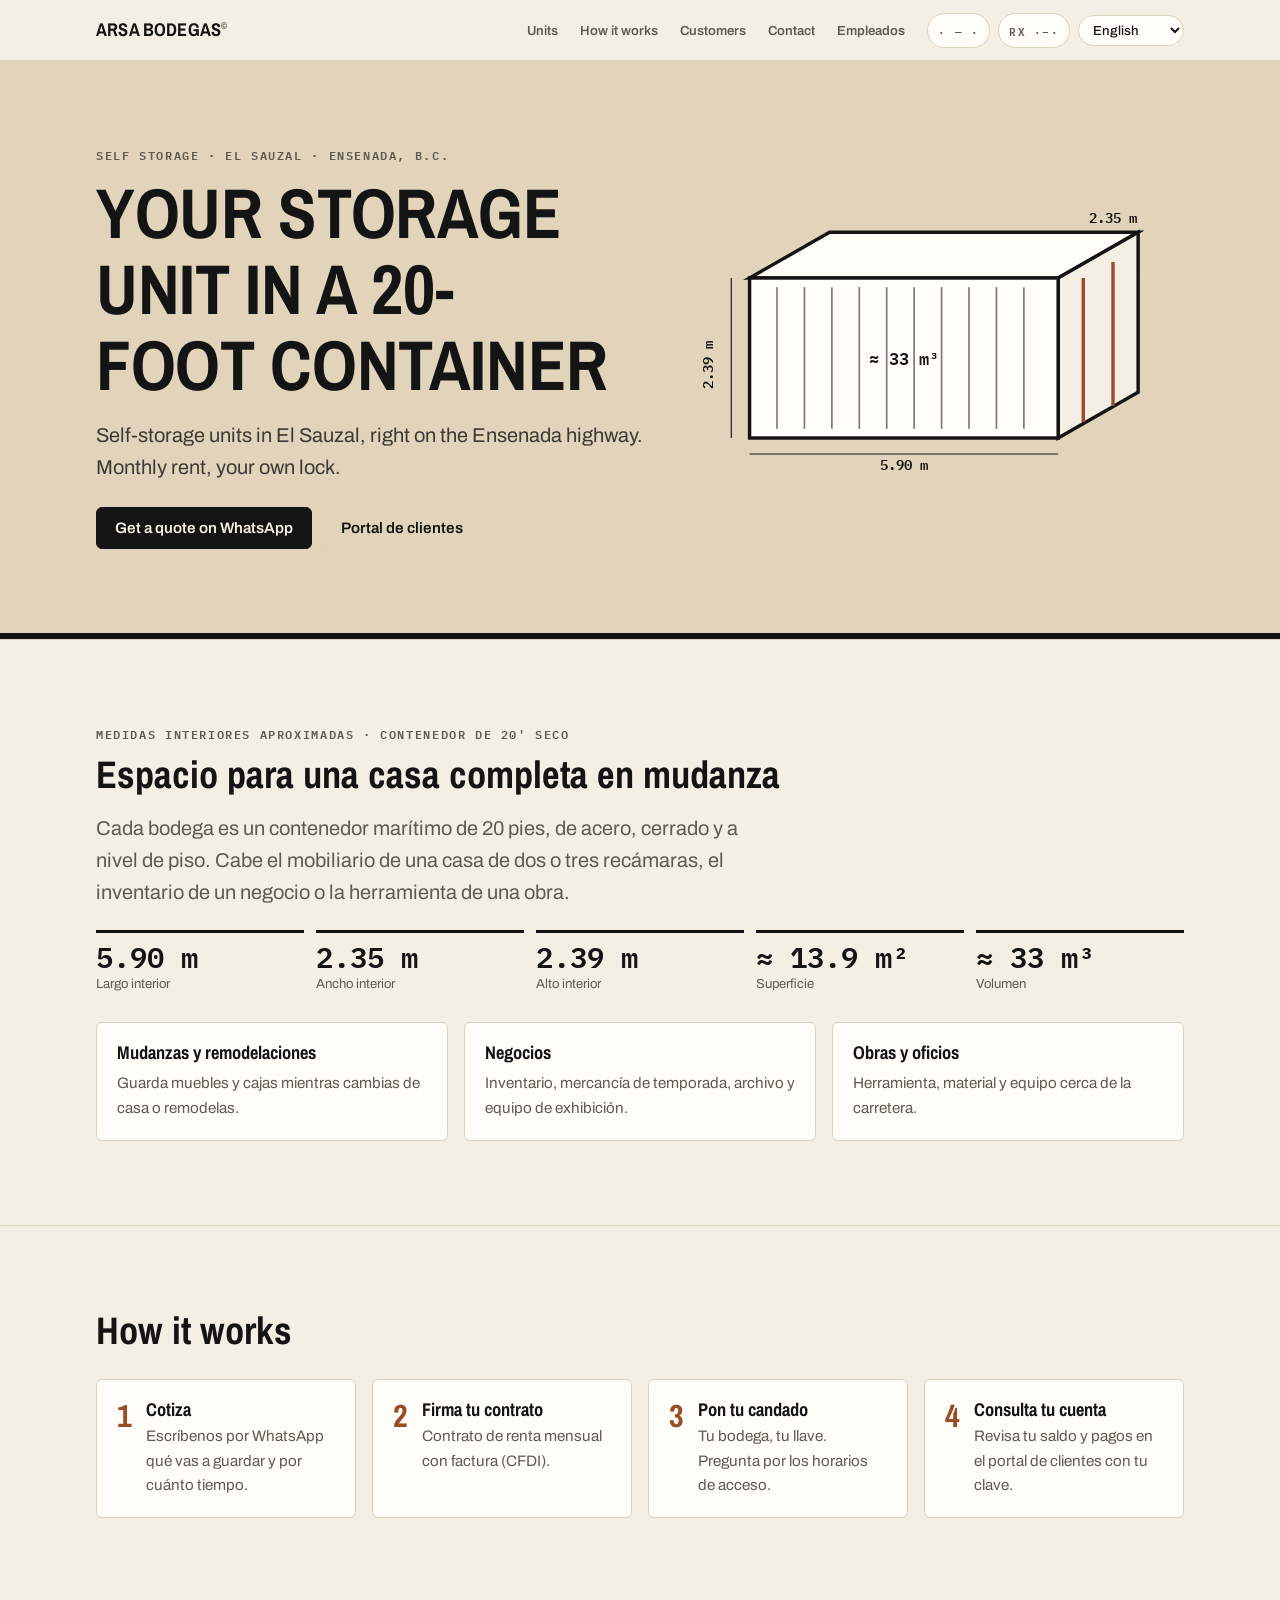
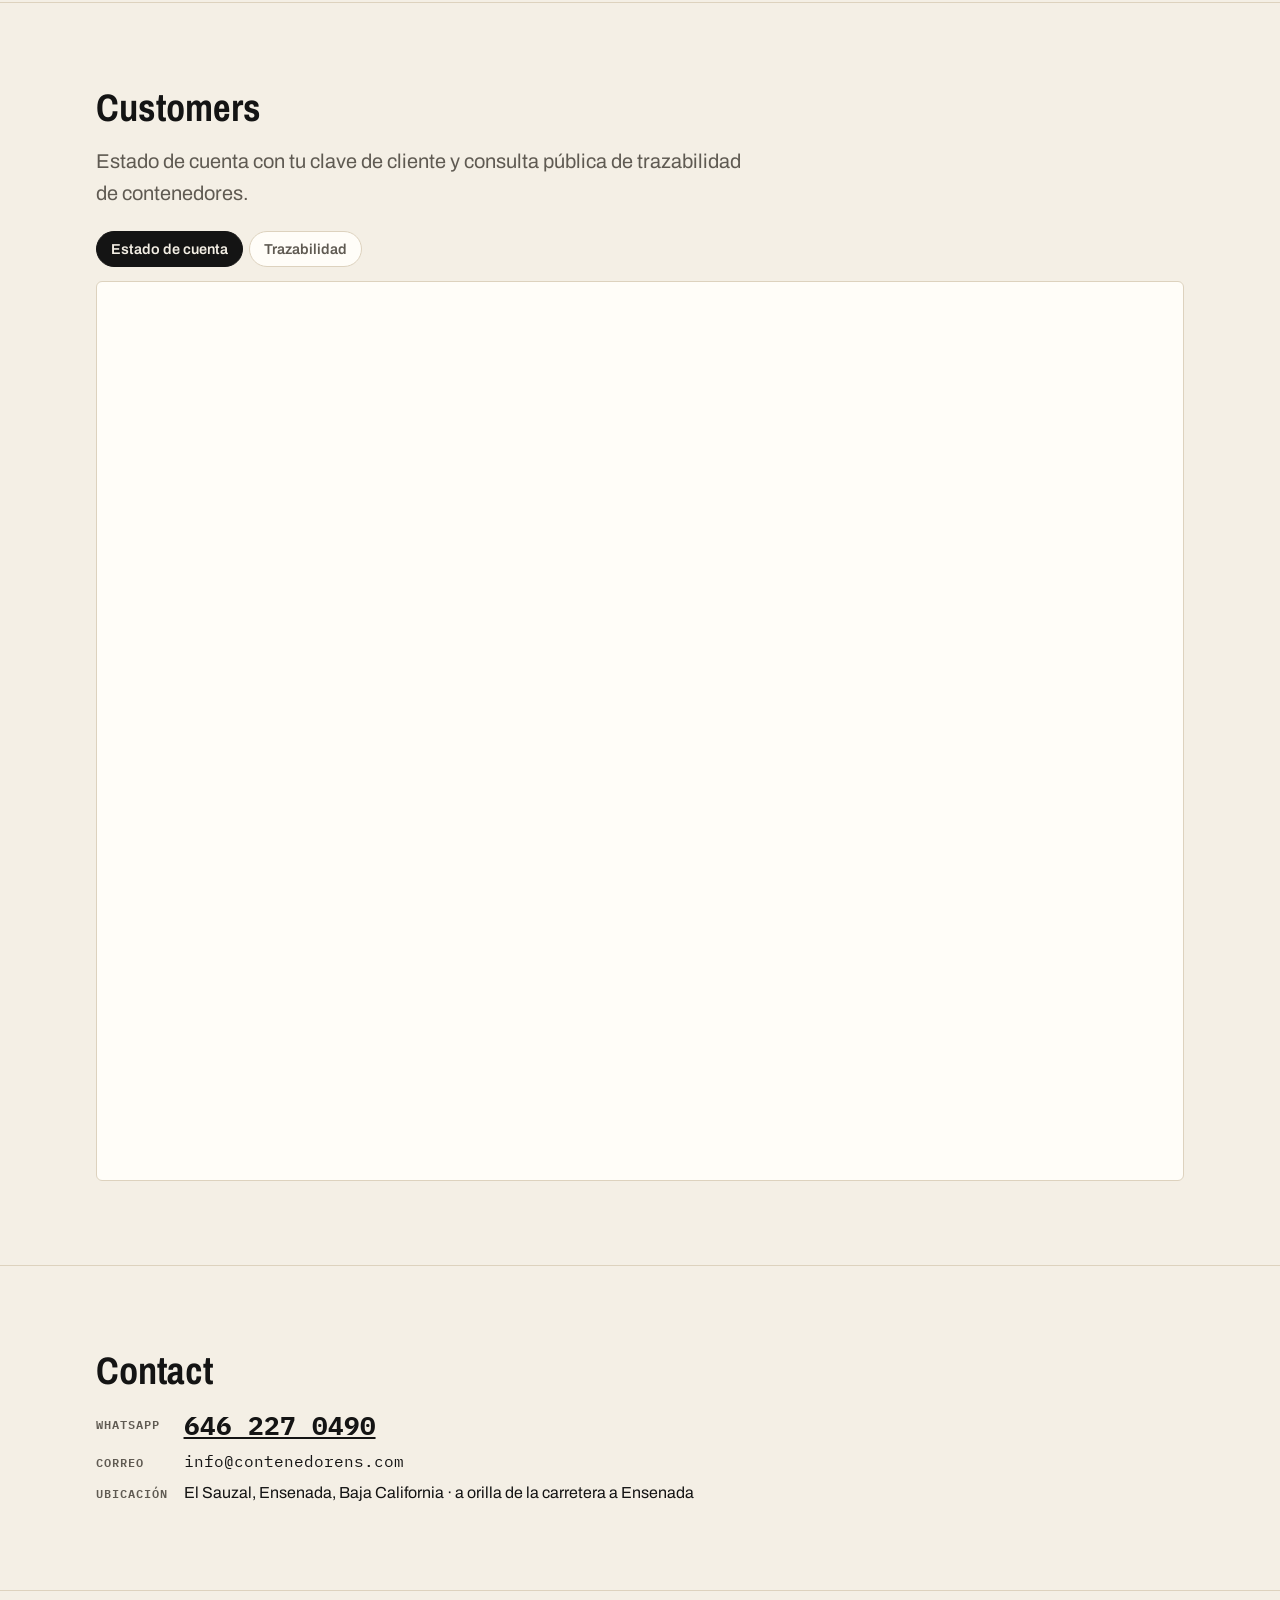
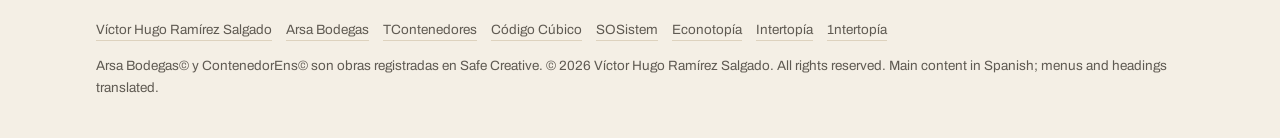
<file: index.html>
<!doctype html>
<html lang="es">
<head>
<meta charset="utf-8">
<meta name="viewport" content="width=device-width,initial-scale=1,viewport-fit=cover">
<title>Arsa Bodegas · Mini bodegas en El Sauzal, Ensenada</title>
<meta name="description" content="Renta de mini bodegas tipo Self Storage en contenedores marítimos de 20 pies en El Sauzal, Ensenada, Baja California. Cotiza por WhatsApp al 646 227 0490.">
<meta property="og:title" content="Arsa Bodegas · Mini bodegas en El Sauzal">
<meta property="og:description" content="Bodegas en contenedores de 20 pies, a orilla de la carretera a Ensenada.">
<link rel="preconnect" href="https://fonts.googleapis.com">
<link rel="stylesheet" href="https://fonts.googleapis.com/css2?family=Archivo:wght@400;500;600;800&family=Archivo+Narrow:wght@600;700&family=IBM+Plex+Mono:wght@500;600&display=swap">
<link rel="stylesheet" href="/_comun/base.css">
<style>
/* Arsa Bodegas: beige de lámina, negro de marco de contenedor; títulos condensados como rotulación de patio */
:root{
  --bg:#F4EFE5; --surface:#FFFDF8; --fg:#141414; --muted:#5F5A52; --line:#DDD2BE; --accent:#141414; --accent-ink:#F4EFE5;
  --beige:#E2D4BA; --rust:#9A4B2A;
  --display:"Archivo Narrow","Arial Narrow",Arial,sans-serif; --body:"Archivo","Helvetica Neue",Arial,sans-serif; --mono:"IBM Plex Mono",ui-monospace,Menlo,monospace;
  --h1-track:-.005em; --radius:6px; color-scheme:light;
}
@media (prefers-color-scheme:dark){:root:not([data-theme="light"]){--bg:#151310;--surface:#1E1B17;--fg:#F1EBE0;--muted:#ABA293;--line:#36312A;--accent:#E2D4BA;--accent-ink:#151310;--beige:#4A4234;--rust:#D98A62;color-scheme:dark}}
:root[data-theme="dark"]{--bg:#151310;--surface:#1E1B17;--fg:#F1EBE0;--muted:#ABA293;--line:#36312A;--accent:#E2D4BA;--accent-ink:#151310;--beige:#4A4234;--rust:#D98A62;color-scheme:dark}
.hero{background:var(--beige);border-bottom:6px solid var(--fg)}
.hero .in{display:grid;grid-template-columns:minmax(0,1.1fr) minmax(0,1fr);gap:32px;align-items:center}
@media (max-width:820px){.hero .in{grid-template-columns:minmax(0,1fr)}}
.hero h1{text-transform:uppercase}
.hero .lead{color:var(--fg);opacity:.8}
.caja{width:100%;height:auto;display:block}
.caja text{font:600 12px var(--mono);fill:var(--fg)}
.paso{display:grid;grid-template-columns:auto minmax(0,1fr);gap:4px 14px;align-items:start}
.paso b.n{font:700 2rem/1 var(--display);color:var(--rust);grid-row:span 2}
.medidas{display:grid;grid-template-columns:repeat(auto-fit,minmax(min(100%,150px),1fr));gap:12px;margin-top:22px}
.medidas div{border-top:3px solid var(--fg);padding-top:10px;display:grid;gap:2px}
.medidas span{font-size:.82rem;color:var(--muted)}
.tabs{display:flex;gap:6px;flex-wrap:wrap;margin-top:22px}
.tabs button{font:600 .9rem var(--body);padding:9px 14px;border-radius:999px;border:1px solid var(--line);background:var(--surface);color:var(--muted);cursor:pointer}
.tabs button[aria-selected="true"]{background:var(--fg);color:var(--bg);border-color:var(--fg)}
.wa{font:700 1.6rem/1.2 var(--mono)}
</style>
<script>window.SITIO={morse:'ARSA BODEGAS',t:{
 n_bod:{es:'Bodegas',en:'Units',fr:'Box',pt:'Boxes',it:'Box',de:'Lagerräume',zh:'仓库',ja:'倉庫',ko:'창고',ar:'المخازن',ru:'Боксы',hi:'गोदाम'},
 n_como:{es:'Cómo funciona',en:'How it works',fr:'Fonctionnement',pt:'Como funciona',it:'Come funziona',de:'So funktioniert es',zh:'流程',ja:'ご利用方法',ko:'이용 방법',ar:'كيف يعمل',ru:'Как это работает',hi:'कैसे काम करता है'},
 n_cli:{es:'Clientes',en:'Customers',fr:'Clients',pt:'Clientes',it:'Clienti',de:'Kunden',zh:'客户',ja:'お客様',ko:'고객',ar:'العملاء',ru:'Клиентам',hi:'ग्राहक'},
 h1:{es:'Tu bodega en un contenedor de 20 pies',en:'Your storage unit in a 20-foot container',fr:'Votre box dans un conteneur de 20 pieds',pt:'Seu box em um contêiner de 20 pés',it:'Il tuo box in un container da 20 piedi',de:'Ihr Lagerraum in einem 20-Fuß-Container',zh:'20英尺集装箱里的专属仓库',ja:'20フィートコンテナのあなたの倉庫',ko:'20피트 컨테이너 속 나만의 창고',ar:'مخزنك في حاوية 20 قدمًا',ru:'Ваш склад в 20-футовом контейнере',hi:'20 फुट कंटेनर में आपका गोदाम'},
 h1s:{es:'Mini bodegas tipo Self Storage en El Sauzal, a orilla de la carretera a Ensenada. Renta mensual, acceso con tu propio candado.',en:'Self-storage units in El Sauzal, right on the Ensenada highway. Monthly rent, your own lock.',fr:'Self-stockage à El Sauzal, au bord de la route d’Ensenada. Location mensuelle, votre propre cadenas.',pt:'Self storage em El Sauzal, à beira da estrada para Ensenada. Aluguel mensal, seu próprio cadeado.',it:'Self storage a El Sauzal, sulla strada per Ensenada. Affitto mensile, il tuo lucchetto.',de:'Self-Storage in El Sauzal, direkt an der Straße nach Ensenada. Monatsmiete, Ihr eigenes Schloss.',zh:'位于恩塞纳达公路旁El Sauzal的自助仓储，按月租用，自带锁具。',ja:'エンセナダ街道沿い、El Sauzalのセルフストレージ。月額制、ご自身の南京錠で利用。',ko:'엔세나다 도로변 El Sauzal의 셀프 스토리지. 월 단위 임대, 개인 자물쇠 사용.',ar:'تخزين ذاتي في El Sauzal على طريق إنسينادا. إيجار شهري وقفلك الخاص.',ru:'Склады самообслуживания в Эль-Саузаль у трассы на Энсенаду. Помесячная аренда, ваш замок.',hi:'एनसेनाडा हाईवे के किनारे El Sauzal में सेल्फ स्टोरेज। मासिक किराया, अपना ताला।'},
 cot:{es:'Cotizar por WhatsApp',en:'Get a quote on WhatsApp',fr:'Devis sur WhatsApp',pt:'Orçamento no WhatsApp',it:'Preventivo su WhatsApp',de:'Angebot per WhatsApp',zh:'WhatsApp询价',ja:'WhatsAppで見積もり',ko:'WhatsApp 견적',ar:'اطلب عرض سعر عبر واتساب',ru:'Запросить цену в WhatsApp',hi:'WhatsApp पर कोटेशन'}
}};</script>
<script src="/_comun/comun.js" defer></script>
</head>
<body>
<header class="bar"><div class="in">
  <a class="brand" href="/">ARSA BODEGAS<sup>©</sup></a>
  <nav class="secc" aria-label="Secciones"><a href="#bodegas" data-t="n_bod">Bodegas</a><a href="#como" data-t="n_como">Cómo funciona</a><a href="#clientes" data-t="n_cli">Clientes</a><a href="#contacto" data-t="contacto">Contacto</a><a href="/inventario/">Empleados</a></nav>
  <div class="tools"><button type="button" class="morse" data-morse="ARSA BODEGAS">· — ·</button><select id="lang" aria-label="Idioma"></select></div>
</div></header>

<main>
<section class="hero"><div class="in">
  <div>
    <p class="eyebrow">Self Storage · El Sauzal · Ensenada, B.C.</p>
    <h1 data-t="h1">Tu bodega en un contenedor de 20 pies</h1>
    <p class="lead" data-t="h1s">Mini bodegas tipo Self Storage en El Sauzal, a orilla de la carretera a Ensenada. Renta mensual, acceso con tu propio candado.</p>
    <div class="btns"><a class="btn" href="https://wa.me/526462270490?text=Hola%2C%20quiero%20cotizar%20una%20bodega%20en%20Arsa%20Bodegas" target="_blank" rel="noopener" data-t="cot">Cotizar por WhatsApp</a><a class="btn ghost" href="#clientes">Portal de clientes</a></div>
  </div>
  <svg class="caja" viewBox="0 0 440 260" role="img" aria-label="Contenedor de 20 pies con medidas interiores aproximadas de 5.90 por 2.35 por 2.39 metros">
    <polygon points="60,70 330,70 400,30 130,30" fill="var(--surface)" stroke="var(--fg)" stroke-width="3"/>
    <polygon points="330,70 400,30 400,170 330,210" fill="var(--bg)" stroke="var(--fg)" stroke-width="3"/>
    <rect x="60" y="70" width="270" height="140" fill="var(--surface)" stroke="var(--fg)" stroke-width="3"/>
    <g stroke="var(--fg)" stroke-width="1.5" opacity=".55">
      <line x1="84" y1="78" x2="84" y2="202"/><line x1="108" y1="78" x2="108" y2="202"/><line x1="132" y1="78" x2="132" y2="202"/><line x1="156" y1="78" x2="156" y2="202"/><line x1="180" y1="78" x2="180" y2="202"/><line x1="204" y1="78" x2="204" y2="202"/><line x1="228" y1="78" x2="228" y2="202"/><line x1="252" y1="78" x2="252" y2="202"/><line x1="276" y1="78" x2="276" y2="202"/><line x1="300" y1="78" x2="300" y2="202"/>
    </g>
    <line x1="352" y1="70" x2="352" y2="196" stroke="var(--rust)" stroke-width="3"/><line x1="378" y1="56" x2="378" y2="182" stroke="var(--rust)" stroke-width="3"/>
    <text x="195" y="238" text-anchor="middle">5.90 m</text><line x1="60" y1="224" x2="330" y2="224" stroke="var(--fg)"/>
    <text x="28" y="146" text-anchor="middle" transform="rotate(-90 28 146)">2.39 m</text><line x1="44" y1="70" x2="44" y2="210" stroke="var(--fg)"/>
    <text x="378" y="22" text-anchor="middle">2.35 m</text>
    <text x="195" y="146" text-anchor="middle" style="font-size:15px">≈ 33 m³</text>
  </svg>
</div></section>

<section id="bodegas"><div class="in">
  <p class="eyebrow">Medidas interiores aproximadas · contenedor de 20' seco</p>
  <h2>Espacio para una casa completa en mudanza</h2>
  <p class="lead">Cada bodega es un contenedor marítimo de 20 pies, de acero, cerrado y a nivel de piso. Cabe el mobiliario de una casa de dos o tres recámaras, el inventario de un negocio o la herramienta de una obra.</p>
  <div class="medidas">
    <div><b class="num">5.90 m</b><span>Largo interior</span></div>
    <div><b class="num">2.35 m</b><span>Ancho interior</span></div>
    <div><b class="num">2.39 m</b><span>Alto interior</span></div>
    <div><b class="num">≈ 13.9 m²</b><span>Superficie</span></div>
    <div><b class="num">≈ 33 m³</b><span>Volumen</span></div>
  </div>
  <div class="cols">
    <div class="card"><h3>Mudanzas y remodelaciones</h3><p>Guarda muebles y cajas mientras cambias de casa o remodelas.</p></div>
    <div class="card"><h3>Negocios</h3><p>Inventario, mercancía de temporada, archivo y equipo de exhibición.</p></div>
    <div class="card"><h3>Obras y oficios</h3><p>Herramienta, material y equipo cerca de la carretera.</p></div>
  </div>
</div></section>

<section id="como"><div class="in">
  <h2 data-t="n_como">Cómo funciona</h2>
  <div class="cols">
    <div class="card paso"><b class="n">1</b><h3>Cotiza</h3><p>Escríbenos por WhatsApp qué vas a guardar y por cuánto tiempo.</p></div>
    <div class="card paso"><b class="n">2</b><h3>Firma tu contrato</h3><p>Contrato de renta mensual con factura (CFDI).</p></div>
    <div class="card paso"><b class="n">3</b><h3>Pon tu candado</h3><p>Tu bodega, tu llave. Pregunta por los horarios de acceso.</p></div>
    <div class="card paso"><b class="n">4</b><h3>Consulta tu cuenta</h3><p>Revisa tu saldo y pagos en el portal de clientes con tu clave.</p></div>
  </div>
</div></section>

<section id="clientes"><div class="in">
  <h2 data-t="n_cli">Clientes</h2>
  <p class="lead">Estado de cuenta con tu clave de cliente y consulta pública de trazabilidad de contenedores.</p>
  <div class="tabs" role="tablist">
    <button role="tab" aria-selected="true" data-f="https://tcontenedores.com/portal/">Estado de cuenta</button>
    <button role="tab" aria-selected="false" data-f="https://tcontenedores.com/">Trazabilidad</button>
  </div>
  <iframe class="frame" id="marco" title="Portal de clientes" src="https://tcontenedores.com/portal/" style="height:900px;margin-top:14px" loading="lazy"></iframe>
</div></section>

<section id="contacto"><div class="in">
  <h2 data-t="contacto">Contacto</h2>
  <dl class="kv" style="margin-top:20px">
    <dt>WhatsApp</dt><dd><a class="wa" href="https://wa.me/526462270490" target="_blank" rel="noopener">646 227 0490</a></dd>
    <dt>Correo</dt><dd class="mono sel">info@contenedorens.com</dd>
    <dt>Ubicación</dt><dd>El Sauzal, Ensenada, Baja California · a orilla de la carretera a Ensenada</dd>
  </dl>
</div></section>
</main>

<footer class="pie"><div class="in">
  <div class="red" id="red" aria-label="Red de sitios"></div>
  <p>Arsa Bodegas© y ContenedorEns© son obras registradas en Safe Creative. © <span data-anio>2026</span> Víctor Hugo Ramírez Salgado. <span data-t="derechos">Todos los derechos reservados.</span> <span id="idioma-nota"></span></p>
</div></footer>
<script>
document.querySelectorAll('.tabs button').forEach(b=>b.addEventListener('click',()=>{document.querySelectorAll('.tabs button').forEach(x=>x.setAttribute('aria-selected',x===b?'true':'false'));document.getElementById('marco').src=b.dataset.f;}));
window.addEventListener('message',e=>{if(!/^https:\/\/(www\.)?tcontenedores\.com$/.test(e.origin))return;const d=e.data||{};const h=d.h;if((d.tcontenedores||d.vhrs)&&h)document.getElementById('marco').style.height=(h+16)+'px';});
</script>
</body>
</html>
</file>
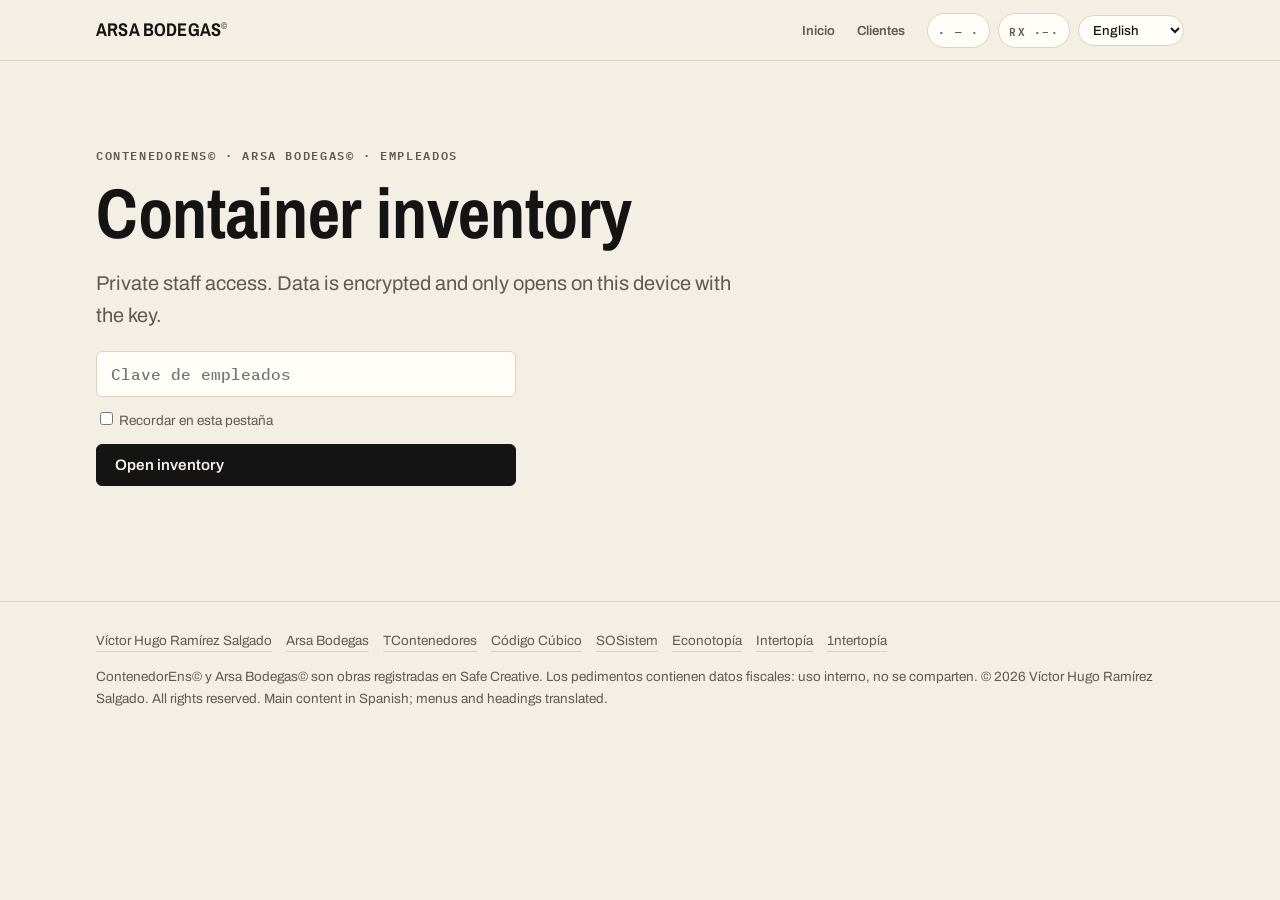
<file: inventario/index.html>
<!doctype html>
<html lang="es">
<head>
<meta charset="utf-8">
<meta name="viewport" content="width=device-width,initial-scale=1,viewport-fit=cover">
<meta name="robots" content="noindex,nofollow">
<title>Inventario · Arsa Bodegas</title>
<link rel="preconnect" href="https://fonts.googleapis.com">
<link rel="stylesheet" href="https://fonts.googleapis.com/css2?family=Archivo:wght@400;500;600;800&family=Archivo+Narrow:wght@600;700&family=IBM+Plex+Mono:wght@500;600&display=swap">
<link rel="stylesheet" href="/_comun/base.css">
<style>
/* Inventario privado de patio: mismos colores de Arsa Bodegas (beige de lámina y negro de marco) */
:root{
  --bg:#F4EFE5; --surface:#FFFDF8; --fg:#141414; --muted:#5F5A52; --line:#DDD2BE; --accent:#141414; --accent-ink:#F4EFE5;
  --beige:#E2D4BA; --rust:#9A4B2A; --ok:#2F6B3A; --warn:#9A6A00;
  --display:"Archivo Narrow","Arial Narrow",Arial,sans-serif; --body:"Archivo","Helvetica Neue",Arial,sans-serif; --mono:"IBM Plex Mono",ui-monospace,Menlo,monospace;
  --h1-track:-.005em; --radius:6px; color-scheme:light;
}
@media (prefers-color-scheme:dark){:root:not([data-theme="light"]){--bg:#151310;--surface:#1E1B17;--fg:#F1EBE0;--muted:#ABA293;--line:#36312A;--accent:#E2D4BA;--accent-ink:#151310;--beige:#4A4234;--rust:#D98A62;--ok:#7CC48A;--warn:#E0B44C;color-scheme:dark}}
:root[data-theme="dark"]{--bg:#151310;--surface:#1E1B17;--fg:#F1EBE0;--muted:#ABA293;--line:#36312A;--accent:#E2D4BA;--accent-ink:#151310;--beige:#4A4234;--rust:#D98A62;--ok:#7CC48A;--warn:#E0B44C;color-scheme:dark}
body{background:var(--bg)}
.cand{max-width:420px;display:grid;gap:12px;margin-top:20px}
input[type=password],input[type=search]{font:500 1rem var(--mono);padding:12px 14px;border:1px solid var(--line);border-radius:var(--radius);background:var(--surface);color:var(--fg);width:100%;box-sizing:border-box}
.err{color:var(--rust);font-weight:600;min-height:1.2em}
.kpis{display:grid;grid-template-columns:repeat(auto-fit,minmax(min(100%,130px),1fr));gap:12px;margin:18px 0}
.kpis button{all:unset;cursor:pointer;border-top:3px solid var(--fg);padding-top:8px;display:grid;gap:2px}
.kpis button[aria-pressed="true"]{border-color:var(--rust)}
.kpis b{font:700 1.7rem/1 var(--display)}
.kpis span{font-size:.82rem;color:var(--muted)}
.lista{display:grid;gap:8px;margin-top:12px}
.fila{display:grid;grid-template-columns:minmax(0,1fr) auto;gap:4px 12px;align-items:center;background:var(--surface);border:1px solid var(--line);border-radius:var(--radius);padding:10px 12px;cursor:pointer;text-align:left;font:inherit;color:inherit;width:100%}
.fila .id{font:600 1rem var(--mono);letter-spacing:.02em}
.fila .sub{grid-column:1/-1;font-size:.84rem;color:var(--muted);overflow-wrap:anywhere}
.tag{font:600 .72rem var(--body);padding:3px 8px;border-radius:999px;border:1px solid currentColor;white-space:nowrap}
.tag.ok{color:var(--ok)}.tag.no{color:var(--rust)}.tag.rv{color:var(--warn)}.tag.sa{color:var(--muted)}
dialog{border:1px solid var(--line);border-radius:10px;background:var(--surface);color:var(--fg);padding:0;width:min(560px,calc(100vw - 32px));max-height:85vh}
dialog::backdrop{background:rgba(0,0,0,.45)}
.dl{padding:18px;display:grid;gap:12px}
.dl h3{font:700 1.4rem var(--mono);margin:0}
.ped{border-top:1px solid var(--line);padding-top:10px;display:grid;gap:6px}
.ped a{overflow-wrap:anywhere}
.mas{margin-top:14px}
.barra{display:flex;flex-wrap:wrap;gap:8px;align-items:center;justify-content:space-between;color:var(--muted);font-size:.85rem}
</style>
<script>window.SITIO={morse:'INVENTARIO',t:{
 h1:{es:'Inventario de contenedores',en:'Container inventory',fr:'Inventaire des conteneurs',pt:'Inventário de contêineres',it:'Inventario container',de:'Containerbestand',zh:'集装箱库存',ja:'コンテナ在庫',ko:'컨테이너 재고',ar:'مخزون الحاويات',ru:'Учёт контейнеров',hi:'कंटेनर इन्वेंटरी'},
 priv:{es:'Acceso privado para empleados. Los datos viajan cifrados y solo se abren en este dispositivo con la clave.',en:'Private staff access. Data is encrypted and only opens on this device with the key.',fr:'Accès privé du personnel. Les données sont chiffrées et ne s’ouvrent qu’avec la clé.',pt:'Acesso privado para funcionários. Os dados são criptografados e só abrem com a chave.',it:'Accesso riservato al personale. I dati sono cifrati e si aprono solo con la chiave.',de:'Privater Zugang für Mitarbeiter. Daten sind verschlüsselt und öffnen sich nur mit dem Schlüssel.',zh:'员工专用。数据已加密，仅可凭密钥在本设备打开。',ja:'従業員専用。データは暗号化され、鍵でのみ開けます。',ko:'직원 전용. 데이터는 암호화되어 키로만 열립니다.',ar:'دخول خاص بالموظفين. البيانات مشفرة ولا تُفتح إلا بالمفتاح.',ru:'Доступ только для сотрудников. Данные зашифрованы и открываются ключом.',hi:'केवल कर्मचारियों के लिए। डेटा एन्क्रिप्टेड है और केवल कुंजी से खुलता है।'},
 abrir:{es:'Abrir inventario',en:'Open inventory',fr:'Ouvrir',pt:'Abrir inventário',it:'Apri inventario',de:'Öffnen',zh:'打开库存',ja:'在庫を開く',ko:'재고 열기',ar:'فتح المخزون',ru:'Открыть',hi:'इन्वेंटरी खोलें'},
 buscar:{es:'Buscar contenedor, pedimento o cliente',en:'Search container, entry or customer',fr:'Chercher conteneur, déclaration ou client',pt:'Buscar contêiner, pedimento ou cliente',it:'Cerca container, bolla o cliente',de:'Container, Zollanmeldung oder Kunde suchen',zh:'搜索集装箱、报关单或客户',ja:'コンテナ・申告・顧客を検索',ko:'컨테이너·신고서·고객 검색',ar:'ابحث عن حاوية أو بيان أو عميل',ru:'Поиск контейнера, декларации или клиента',hi:'कंटेनर, घोषणा या ग्राहक खोजें'}
}};</script>
<script src="/_comun/comun.js" defer></script>
</head>
<body>
<header class="bar"><div class="in">
  <a class="brand" href="/">ARSA BODEGAS<sup>©</sup></a>
  <nav class="secc" aria-label="Secciones"><a href="/">Inicio</a><a href="/#clientes">Clientes</a></nav>
  <div class="tools"><button type="button" class="morse" data-morse="INVENTARIO">· — ·</button><select id="lang" aria-label="Idioma"></select></div>
</div></header>

<main>
<section><div class="in">
  <p class="eyebrow">ContenedorEns© · Arsa Bodegas© · Empleados</p>
  <h1 data-t="h1">Inventario de contenedores</h1>
  <p class="lead" data-t="priv">Acceso privado para empleados. Los datos viajan cifrados y solo se abren en este dispositivo con la clave.</p>

  <form class="cand" id="fcl" autocomplete="off">
    <input type="password" id="clave" placeholder="Clave de empleados" aria-label="Clave de empleados" autocomplete="current-password" required>
    <label style="font-size:.85rem;color:var(--muted)"><input type="checkbox" id="rec"> Recordar en esta pestaña</label>
    <button class="btn" type="submit" data-t="abrir">Abrir inventario</button>
    <div class="err" id="err" role="alert"></div>
  </form>

  <div id="app" hidden>
    <div class="barra"><span id="gen"></span><span><a id="vivo" href="#" target="_blank" rel="noopener">Sistema en vivo (alta y visor con resaltado) ↗</a> · <a href="#" id="salir">Cerrar</a></span></div>
    <div class="kpis" id="kpis"></div>
    <input type="search" id="q" data-t-ph="buscar" placeholder="Buscar contenedor, pedimento o cliente" aria-label="Buscar">
    <div class="lista" id="lista"></div>
    <button class="btn ghost mas" id="mas" hidden>Ver más</button>
  </div>
</div></section>
</main>

<dialog id="det"><div class="dl" id="detin"></div></dialog>

<footer class="pie"><div class="in">
  <div class="red" id="red" aria-label="Red de sitios"></div>
  <p>ContenedorEns© y Arsa Bodegas© son obras registradas en Safe Creative. Los pedimentos contienen datos fiscales: uso interno, no se comparten. © <span data-anio>2026</span> Víctor Hugo Ramírez Salgado. <span data-t="derechos">Todos los derechos reservados.</span> <span id="idioma-nota"></span></p>
</div></footer>

<script>
(()=>{
const $=id=>document.getElementById(id);
const esc=s=>String(s??'').replace(/[&<>"]/g,c=>({'&':'&amp;','<':'&lt;','>':'&gt;','"':'&quot;'}[c]));
const b64=s=>Uint8Array.from(atob(s),c=>c.charCodeAt(0));
let D=null, filtro='todos', vista=60;

async function descifrar(clave){
  const r=await fetch('datos.cifrado.json',{cache:'no-store'});
  if(!r.ok) throw new Error('Aún no hay datos publicados.');
  const j=await r.json();
  const k0=await crypto.subtle.importKey('raw',new TextEncoder().encode(clave),'PBKDF2',false,['deriveKey']);
  const k=await crypto.subtle.deriveKey({name:'PBKDF2',salt:b64(j.salt),iterations:j.it||150000,hash:'SHA-256'},k0,{name:'AES-GCM',length:256},false,['decrypt']);
  try{ return JSON.parse(new TextDecoder().decode(await crypto.subtle.decrypt({name:'AES-GCM',iv:b64(j.iv)},k,b64(j.ct)))); }
  catch(e){ throw new Error('Clave incorrecta.'); }
}

const FILTROS={
  todos:{n:'Contenedores',f:c=>true},
  conped:{n:'Con pedimento',f:c=>c.p.length>0},
  sinped:{n:'Sin pedimento',f:c=>!c.p.length&&!c.rev},
  rev:{n:'Por revisar',f:c=>c.rev||c.e==='pendiente'},
  salida:{n:'Con salida',f:c=>c.mov&&c.mov.e==='salida'}
};

function etiqueta(c){
  if(c.rev||c.e==='pendiente') return '<span class="tag rv">Revisar</span>';
  if(c.mov&&c.mov.e==='salida') return '<span class="tag sa">Salida</span>';
  return c.p.length?'<span class="tag ok">Pedimento</span>':'<span class="tag no">Sin pedimento</span>';
}

function pinta(){
  const q=$('q').value.trim().toUpperCase().replace(/[\s.\-]/g,'');
  const qq=$('q').value.trim().toLowerCase();
  let L=D.contenedores.filter(FILTROS[filtro].f);
  if(q) L=L.filter(c=>c.id.includes(q)||c.p.some(p=>p.includes(q))||(c.mov&&(c.mov.cl.toLowerCase().includes(qq)||c.mov.fo.toUpperCase().includes(q)))||c.de.toLowerCase().includes(qq));
  $('lista').innerHTML=L.slice(0,vista).map((c,i)=>`<button class="fila" data-id="${esc(c.id)}"><span class="id">${esc(c.id)}</span>${etiqueta(c)}<span class="sub">${c.p.length?c.p.map(p=>esc(D.pedimentos[p]?.f||p)).join(' · '):esc(c.de)}${c.mov?' · '+esc(c.mov.m+' '+c.mov.cl):''}</span></button>`).join('')||'<p class="lead">Sin resultados.</p>';
  $('mas').hidden=L.length<=vista; $('mas').textContent=`Ver más (${L.length-vista})`;
}

function kpis(){
  $('kpis').innerHTML=Object.entries(FILTROS).map(([k,v])=>`<button aria-pressed="${k===filtro}" data-f="${k}"><b class="num">${D.contenedores.filter(v.f).length.toLocaleString('es-MX')}</b><span>${v.n}</span></button>`).join('');
}

function detalle(id){
  const c=D.contenedores.find(x=>x.id===id); if(!c) return;
  const kg=n=>n?n.toLocaleString('es-MX')+' kg':'—';
  const peds=c.p.map(n=>{const p=D.pedimentos[n]||{f:n,pdf:[]};return `<div class="ped"><b class="mono">${esc(p.f)}</b><span style="color:var(--muted);font-size:.85rem">${esc([p.clave&&('Clave '+p.clave),p.pago&&('Pago '+p.pago),p.c&&(p.c+' contenedores')].filter(Boolean).join(' · '))}</span>${(p.pdf||[]).map(a=>`<a href="${esc(a.u)}" target="_blank" rel="noopener">PDF: ${esc(a.a)} ↗</a>`).join('')}</div>`;}).join('')||'<p>Sin pedimento ligado. Pídelo al importador o al agente aduanal y déjalo en Dropbox /Pedimentos; se liga solo al día siguiente.</p>';
  $('detin').innerHTML=`<h3>${esc(c.id)}</h3>${etiqueta(c)}
  <dl class="kv"><dt>Tipo</dt><dd>${esc(c.t||'—')}</dd><dt>Tara</dt><dd>${kg(c.tara)}</dd><dt>Carga útil</dt><dd>${kg(c.carga)}</dd><dt>Peso máx.</dt><dd>${kg(c.max)}</dd><dt>Capacidad</dt><dd>${c.cap?c.cap+' m³':'—'}</dd><dt>Ubicación</dt><dd>${esc(c.ub||'—')}</dd><dt>Alta</dt><dd>${esc(c.alta)} · ${esc(c.o||'')}</dd><dt>Nota</dt><dd>${esc([c.de,c.no].filter(Boolean).join(' · ')||'—')}</dd>${c.mov?`<dt>Último movimiento</dt><dd>${esc(c.mov.e+' · '+c.mov.m+' · '+c.mov.cl+(c.mov.rfc?' ('+c.mov.rfc+')':'')+' · '+c.mov.fe+' · folio '+c.mov.fo+(c.mov.fa?' · factura '+c.mov.fa:''))}</dd>`:''}</dl>
  <h4 style="margin:0">Pedimentos</h4>${peds}
  <p style="font-size:.8rem;color:var(--muted)">Los PDF abren en el repositorio privado de GitHub (requiere tu sesión). El visor con el número resaltado está en el sistema en vivo.</p>
  <div class="btns"><a class="btn" href="${esc(D.vivo)}" target="_blank" rel="noopener">Visor con resaltado ↗</a><button class="btn ghost" id="cerrar">Cerrar</button></div>`;
  $('det').showModal(); $('cerrar').onclick=()=>$('det').close();
}

async function entrar(clave){
  $('err').textContent='Abriendo…';
  try{
    D=await descifrar(clave);
    if($('rec').checked){try{sessionStorage.setItem('arsa_inv',clave)}catch(e){}}
    $('fcl').hidden=true; $('app').hidden=false; $('err').textContent='';
    $('gen').textContent='Datos al '+new Date(D.gen).toLocaleString('es-MX',{dateStyle:'medium',timeStyle:'short'})+' · '+Object.keys(D.pedimentos).length+' pedimentos';
    $('vivo').href=D.vivo; kpis(); pinta();
  }catch(e){ $('err').textContent=e.message; }
}

$('fcl').addEventListener('submit',e=>{e.preventDefault();entrar($('clave').value);});
$('q').addEventListener('input',()=>{vista=60;pinta();});
$('mas').addEventListener('click',()=>{vista+=120;pinta();});
$('kpis').addEventListener('click',e=>{const b=e.target.closest('button[data-f]');if(!b)return;filtro=b.dataset.f;vista=60;kpis();pinta();});
$('lista').addEventListener('click',e=>{const b=e.target.closest('.fila');if(b)detalle(b.dataset.id);});
$('det').addEventListener('click',e=>{if(e.target===$('det'))$('det').close();});
$('salir').addEventListener('click',e=>{e.preventDefault();try{sessionStorage.removeItem('arsa_inv')}catch(x){}location.reload();});
try{const s=sessionStorage.getItem('arsa_inv');if(s){$('rec').checked=true;entrar(s);}}catch(e){}
})();
</script>
</body>
</html>
</file>
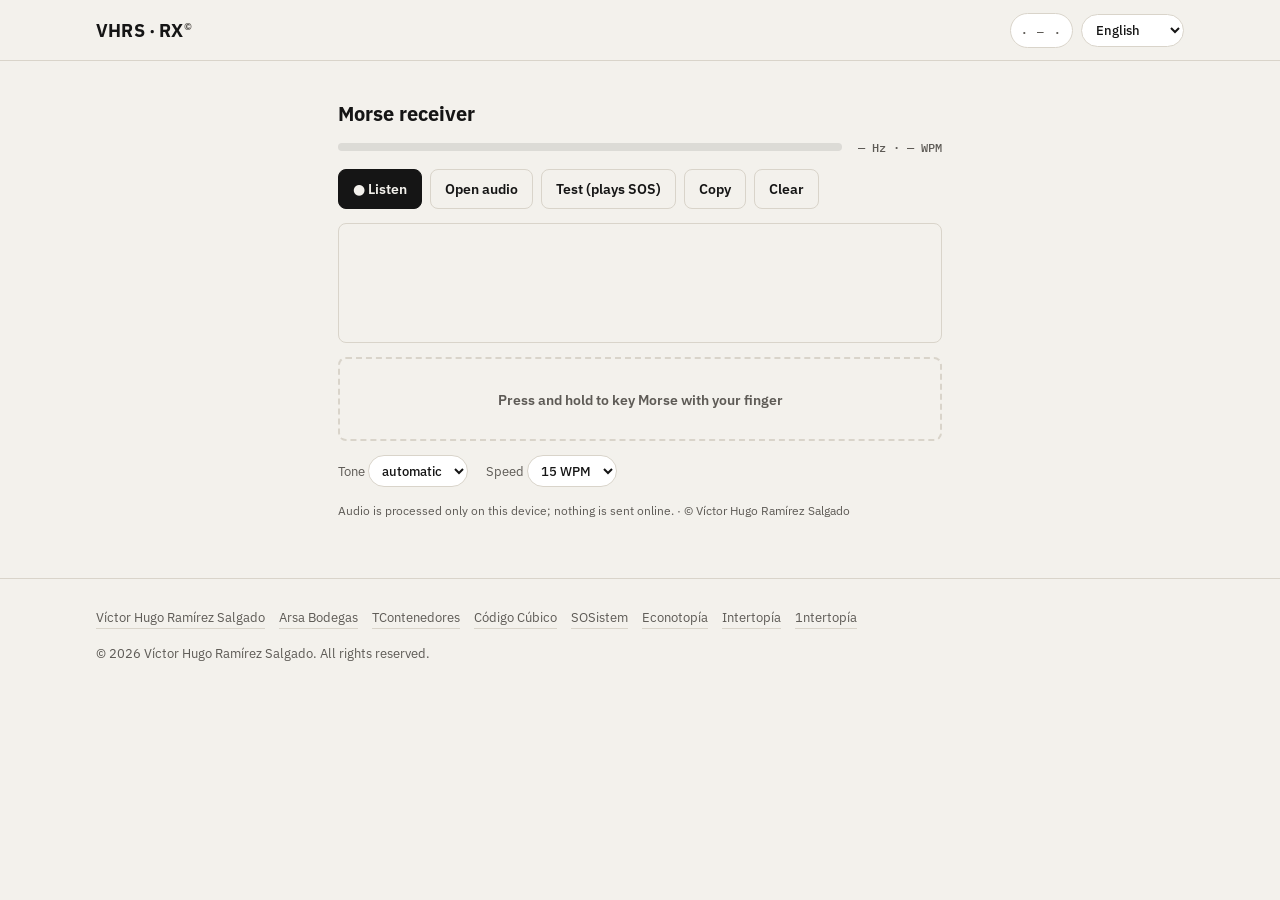
<file: _comun/receptor.html>
<!doctype html>
<html lang="es">
<head>
<meta charset="utf-8">
<meta name="viewport" content="width=device-width,initial-scale=1,viewport-fit=cover">
<title>Receptor Morse · VHRS</title>
<meta name="description" content="Receptor de código Morse a la escucha: decodifica a texto lo que oye el micrófono, un archivo de audio o tus toques. Funciona en el navegador, sin enviar audio a internet.">
<link rel="preconnect" href="https://fonts.googleapis.com">
<link rel="stylesheet" href="https://fonts.googleapis.com/css2?family=IBM+Plex+Mono:wght@500;600&family=IBM+Plex+Sans:wght@400;600;700&display=swap">
<link rel="stylesheet" href="/_comun/base.css">
<style>
:root{--bg:#F3F1EC;--surface:#FFFFFF;--fg:#151515;--muted:#5D5A55;--line:#D9D4CA;--accent:#151515;--accent-ink:#F3F1EC;--rust:#B4441B;
  --display:"IBM Plex Sans",system-ui,sans-serif;--body:"IBM Plex Sans",system-ui,sans-serif;--mono:"IBM Plex Mono",ui-monospace,Menlo,monospace;--radius:8px;color-scheme:light}
@media (prefers-color-scheme:dark){:root:not([data-theme="light"]){--bg:#121212;--surface:#1B1B1B;--fg:#EDEAE4;--muted:#A39F98;--line:#33312D;--accent:#EDEAE4;--accent-ink:#121212;--rust:#F08A5D;color-scheme:dark}}
:root[data-theme="dark"]{--bg:#121212;--surface:#1B1B1B;--fg:#EDEAE4;--muted:#A39F98;--line:#33312D;--accent:#EDEAE4;--accent-ink:#121212;--rust:#F08A5D;color-scheme:dark}
main{padding-block:24px 40px}
</style>
<script>window.SITIO={morse:'SOS',t:{}};</script>
<script src="/_comun/comun.js" defer></script>
<script src="/_comun/morse-motor.js" defer></script>
<script src="/_comun/receptor.js" defer></script>
</head>
<body>
<header class="bar"><div class="in">
  <a class="brand" href="/">VHRS · RX<sup>©</sup></a>
  <div class="tools"><button type="button" class="morse" data-morse="SOS">· — ·</button><select id="lang" aria-label="Idioma"></select></div>
</div></header>
<main><div class="in" id="rx"></div></main>
<footer class="pie"><div class="in">
  <nav class="red" id="red" aria-label="Red de sitios"></nav>
  <p>© <span data-anio>2026</span> Víctor Hugo Ramírez Salgado. <span data-t="derechos">Todos los derechos reservados.</span></p>
</div></footer>
<script>
document.addEventListener('DOMContentLoaded',()=>{
  VHRSReceptor.pagina(document.getElementById('rx'));
  // el botón RX de la barra no hace falta en esta página
  setTimeout(()=>document.querySelectorAll('.bar .rx').forEach(b=>b.remove()),0);
});
</script>
</body>
</html>
</file>
<file: _comun/base.css>
/* Sitios VHRS · estructura común. Cada sitio define sus tokens (--bg, --fg, --muted, --line, --surface, --accent, --accent-ink, --display, --body, --mono). */
*{box-sizing:border-box}
[hidden]{display:none!important}
html{-webkit-text-size-adjust:100%;scroll-behavior:smooth}
@media (prefers-reduced-motion:reduce){html{scroll-behavior:auto}*{animation:none!important;transition:none!important}}
body{margin:0;background:var(--bg);color:var(--fg);font:16px/1.6 var(--body);-webkit-font-smoothing:antialiased}
a{color:var(--accent)}
img{max-width:100%}
.in{max-width:1120px;margin:0 auto;padding-left:max(16px,env(safe-area-inset-left,0px));padding-right:max(16px,env(safe-area-inset-right,0px))}
.bar{position:sticky;top:0;z-index:20;background:color-mix(in srgb,var(--bg) 88%,transparent);backdrop-filter:blur(10px);-webkit-backdrop-filter:blur(10px);border-bottom:1px solid var(--line)}
.bar .in{display:flex;align-items:center;gap:12px;min-height:60px;flex-wrap:wrap;padding-block:8px}
.brand{font:var(--brand-weight,700) 1.15rem/1 var(--display);letter-spacing:var(--brand-track,.01em);color:var(--fg);text-decoration:none;margin-right:auto;white-space:nowrap}
.brand sup{font-size:.55em;color:var(--muted)}
nav.secc{display:flex;gap:2px;flex-wrap:wrap;order:3;width:100%}
@media (min-width:860px){nav.secc{order:0;width:auto}}
nav.secc a{font:600 .82rem var(--body);color:var(--muted);text-decoration:none;padding:6px 10px;border-radius:999px}
nav.secc a:hover,nav.secc a[aria-current]{color:var(--fg);background:var(--surface)}
.tools{display:flex;gap:8px;align-items:center}
.tools select{font:500 .82rem var(--body);color:var(--fg);background:var(--surface);border:1px solid var(--line);border-radius:999px;padding:6px 10px;max-width:130px}
.morse{font:600 .66rem var(--mono);letter-spacing:.12em;color:var(--muted);background:var(--surface);border:1px solid var(--line);border-radius:999px;padding:7px 10px;cursor:pointer;white-space:nowrap}
.morse:hover,.morse.on{color:var(--accent);border-color:var(--accent)}
section{padding-block:clamp(40px,7vw,84px)}
section+section{border-top:1px solid var(--line)}
.eyebrow{font:600 .72rem var(--mono);letter-spacing:.14em;text-transform:uppercase;color:var(--muted);margin:0 0 10px}
h1,h2,h3{font-family:var(--display);line-height:1.08;margin:0;text-wrap:balance}
h1{font-size:clamp(2.2rem,6.4vw,4.4rem);font-weight:var(--h1-weight,700);letter-spacing:var(--h1-track,-.01em)}
h2{font-size:clamp(1.6rem,3.6vw,2.4rem);font-weight:var(--h2-weight,700)}
h3{font-size:1.15rem;font-weight:700}
p{margin:0}
.lead{font-size:clamp(1.05rem,2vw,1.25rem);color:var(--muted);max-width:60ch;margin-top:16px}
.stack{display:grid;gap:14px}
.cols{display:grid;grid-template-columns:repeat(auto-fit,minmax(min(100%,260px),1fr));gap:16px;margin-top:28px}
.card{background:var(--surface);border:1px solid var(--line);border-radius:var(--radius,12px);padding:20px;display:grid;gap:8px;align-content:start;min-width:0}
.card p{color:var(--muted);font-size:.95rem}
.btns{display:flex;flex-wrap:wrap;gap:10px;margin-top:24px}
.btn{display:inline-flex;align-items:center;gap:8px;font:600 .95rem var(--body);text-decoration:none;padding:12px 18px;border-radius:var(--radius,10px);background:var(--accent);color:var(--accent-ink);border:1px solid var(--accent);cursor:pointer}
.btn.ghost{background:transparent;color:var(--fg);border-color:var(--line)}
.btn.ghost:hover{border-color:var(--fg)}
:focus-visible{outline:2px solid var(--accent);outline-offset:3px}
.kv{display:grid;grid-template-columns:auto minmax(0,1fr);gap:6px 16px;margin:0}
.kv dt{font:600 .74rem var(--mono);letter-spacing:.08em;text-transform:uppercase;color:var(--muted);padding-top:3px}
.kv dd{margin:0}
.num{font:600 1.8rem/1 var(--mono);font-variant-numeric:tabular-nums}
.mono{font-family:var(--mono)}
.sel{user-select:all}
.frame{width:100%;border:1px solid var(--line);border-radius:var(--radius,12px);background:var(--surface);display:block}
footer.pie{border-top:1px solid var(--line);padding-block:28px 40px;font-size:.84rem;color:var(--muted)}
footer.pie .in{display:grid;gap:14px}
.red{display:flex;flex-wrap:wrap;gap:6px 14px}
.red a{color:var(--muted);text-decoration:none;border-bottom:1px solid var(--line)}
.red a:hover{color:var(--fg)}
[dir="rtl"] .brand{margin-right:0;margin-left:auto}
.correo-sitio{margin:.6em 0 0;font-size:.95em}.correo-sitio a{font-weight:700}
</file>
